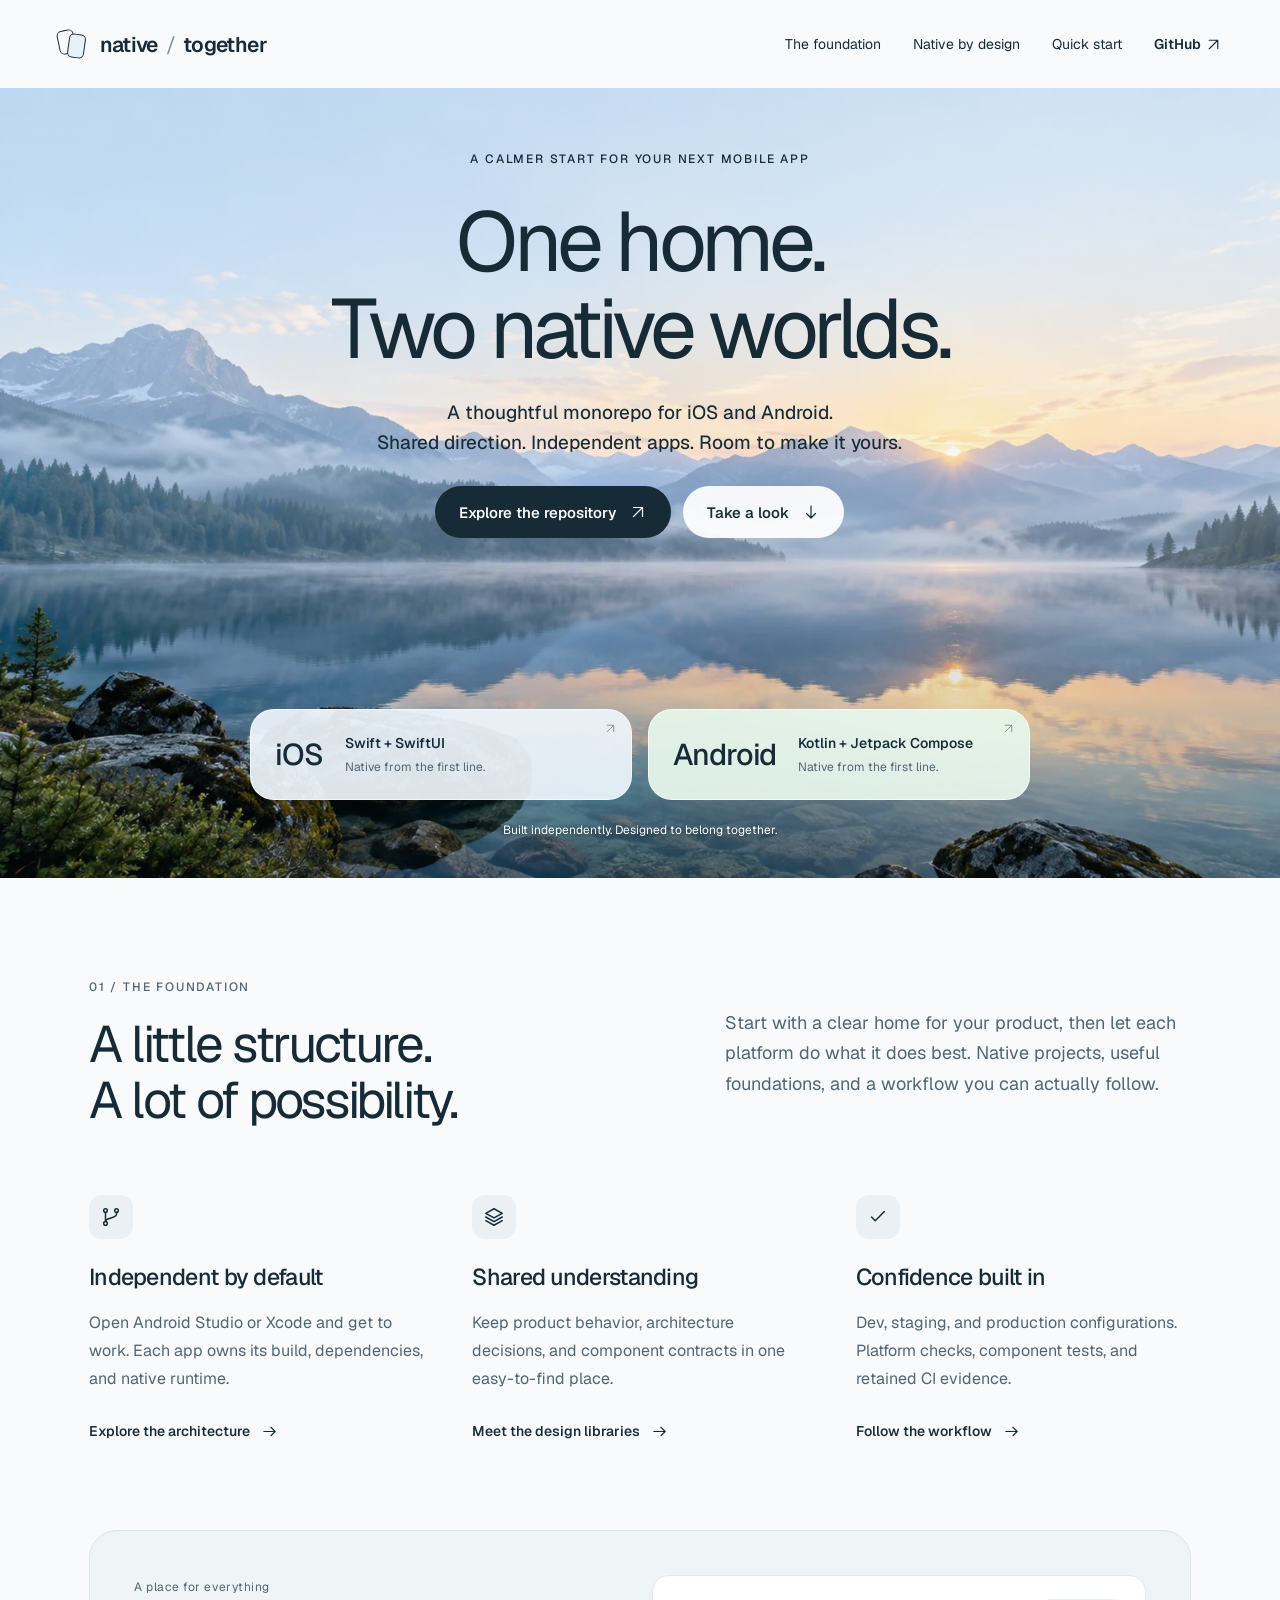
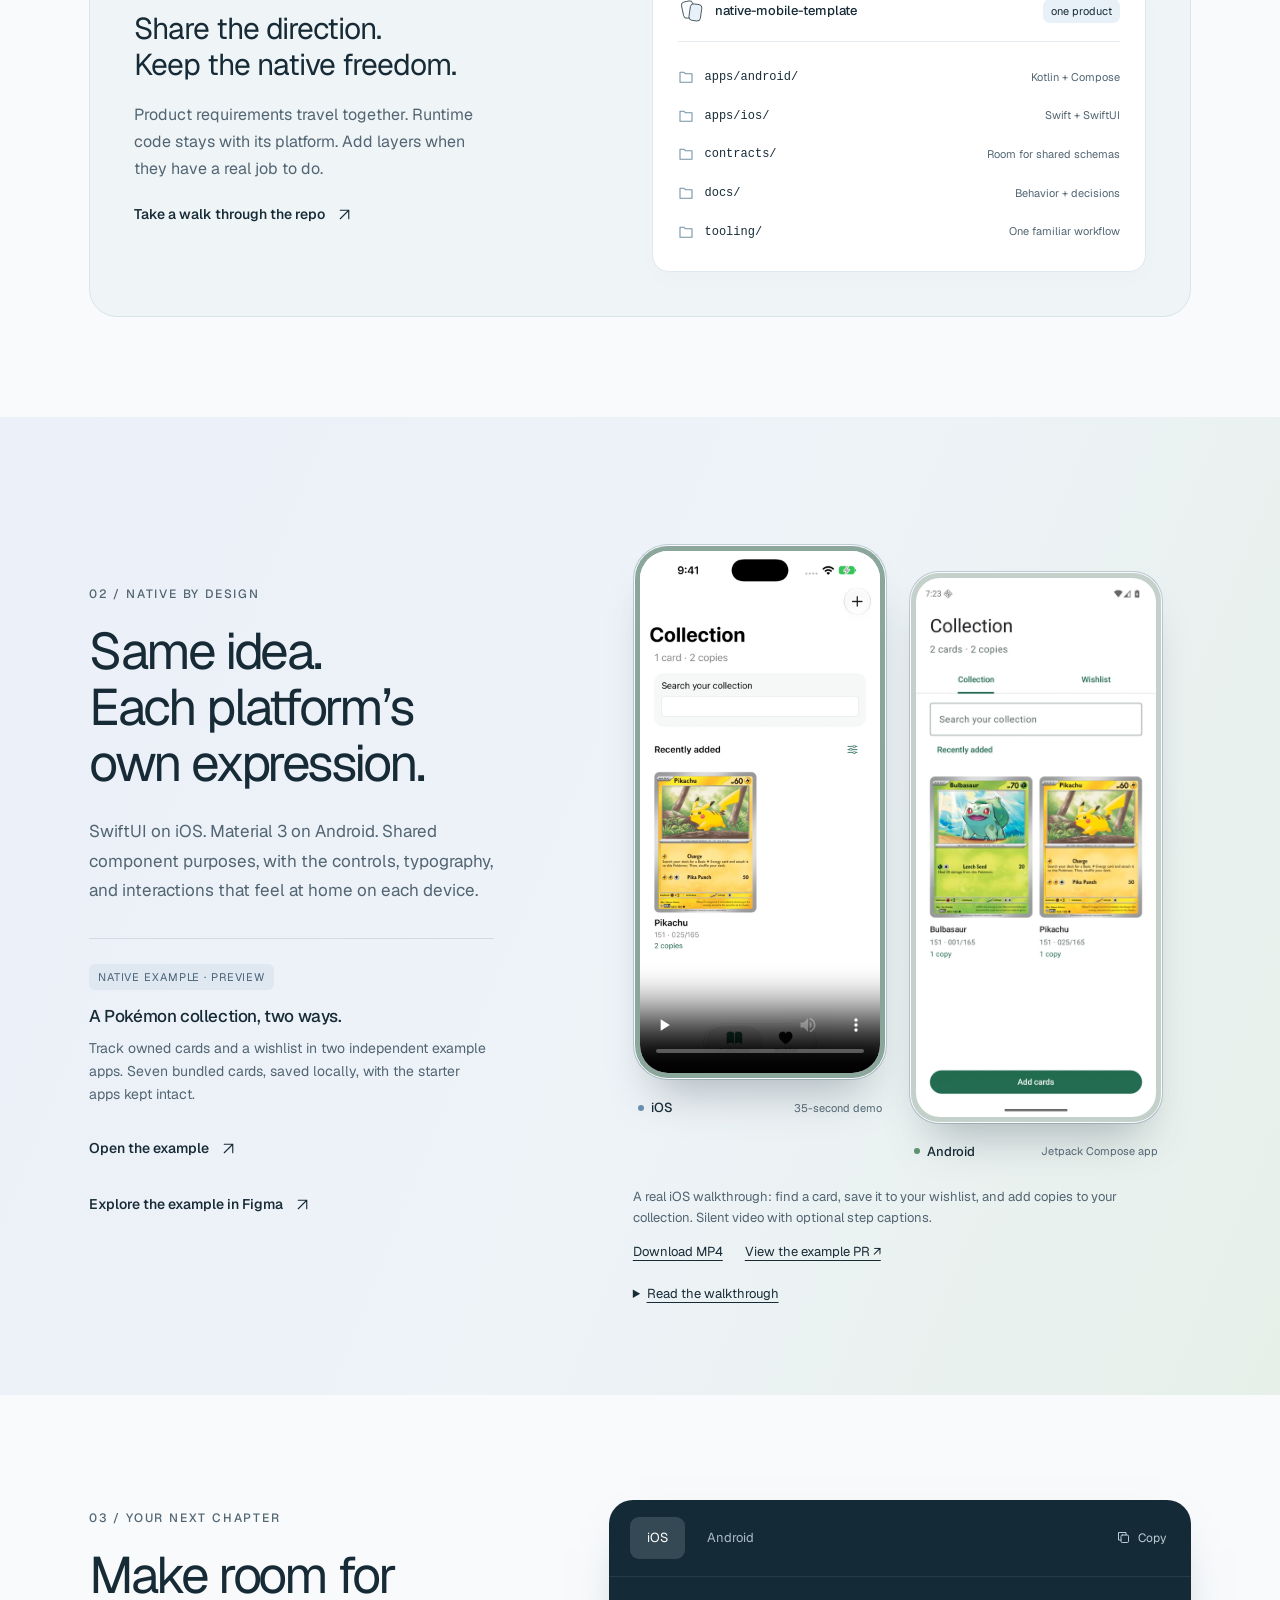
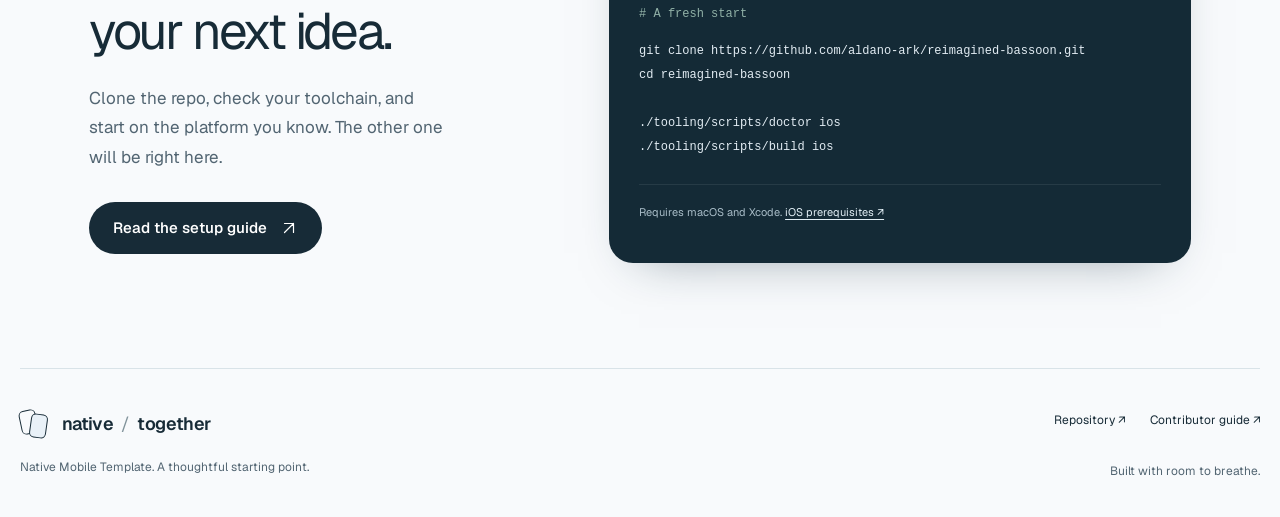
<file: index.html>
<!doctype html>
<html lang="en">
  <head>
    <meta charset="utf-8">
    <meta name="viewport" content="width=device-width, initial-scale=1">
    <meta name="theme-color" content="#172b37">
    <meta name="description" content="A thoughtful monorepo for independent native iOS and Android apps. SwiftUI, Jetpack Compose, shared product direction, and a clear development workflow.">
    <title>Native Mobile Template — One home. Two native worlds.</title>
    <link rel="icon" href="./assets/favicon.svg" type="image/svg+xml">
    <link rel="preload" href="./assets/lakeside-dawn.webp" as="image" fetchpriority="high">
    <link rel="stylesheet" href="./assets/site.css">
    <script src="./assets/site.js" defer></script>
  </head>
  <body>
    <svg class="icon-library" xmlns="http://www.w3.org/2000/svg" aria-hidden="true">
      <symbol id="arrow-up-right" viewBox="0 0 24 24"><path d="M6 18 18 6M6 6h12v12"/></symbol>
      <symbol id="arrow-right" viewBox="0 0 24 24"><path d="M4 12h16m-6-6 6 6-6 6"/></symbol>
      <symbol id="arrow-down" viewBox="0 0 24 24"><path d="M12 4v16m-6-6 6 6 6-6"/></symbol>
      <symbol id="copy" viewBox="0 0 24 24"><rect x="8" y="8" width="12" height="12" rx="2"/><path d="M16 8V4H4v12h4"/></symbol>
      <symbol id="terminal" viewBox="0 0 24 24"><path d="m5 6 6 6-6 6m9 0h6"/></symbol>
      <symbol id="layers" viewBox="0 0 24 24"><path d="m12 3 9 5-9 5-9-5 9-5Zm-9 9 9 5 9-5M3 16l9 5 9-5"/></symbol>
      <symbol id="branch" viewBox="0 0 24 24"><circle cx="6" cy="5" r="2"/><circle cx="6" cy="19" r="2"/><circle cx="18" cy="5" r="2"/><path d="M6 7v10m12-10v2c0 5-12 3-12 8"/></symbol>
      <symbol id="check" viewBox="0 0 24 24"><path d="m5 12 4 4L19 6"/></symbol>
      <symbol id="folder" viewBox="0 0 24 24"><path d="M3 7V5h6l2 2h10v13H3V7Z"/></symbol>
    </svg>
    <a class="skip-link" href="#main">Skip to content</a>
    <header class="site-header">
      <a class="wordmark" href="#" aria-label="Native Mobile Template home"><span class="brand-mark" aria-hidden="true"><i></i><i></i></span>native <span class="wordmark-slash">/</span> together</a>
      <nav aria-label="Main navigation">
        <a class="desktop-link" href="#foundation">The foundation</a>
        <a class="desktop-link" href="#native">Native by design</a>
        <a href="#quick-start">Quick start</a>
        <a class="github-link" href="https://github.com/aldano-ark/reimagined-bassoon">GitHub <svg class="icon"><use href="#arrow-up-right"/></svg></a>
      </nav>
    </header>

    <main id="main">
      <section class="hero" aria-labelledby="hero-title">
        <img class="hero-image" src="./assets/lakeside-dawn.webp" alt="" width="1672" height="941" fetchpriority="high">
        <div class="hero-shade"></div>
        <div class="hero-copy">
          <p class="eyebrow">A calmer start for your next mobile app</p>
          <h1 id="hero-title">One home.<br>Two native worlds.</h1>
          <p class="hero-description">A thoughtful monorepo for iOS and Android.<br class="desktop-break"> Shared direction. Independent apps. Room to make it yours.</p>
          <div class="hero-actions">
            <a class="button button-dark" href="https://github.com/aldano-ark/reimagined-bassoon">Explore the repository <svg class="icon"><use href="#arrow-up-right"/></svg></a>
            <a class="button button-light" href="#foundation">Take a look <svg class="icon"><use href="#arrow-down"/></svg></a>
          </div>
        </div>
        <div class="platforms-wrap">
          <div class="platform-pair" aria-label="Two independently built native applications">
            <a class="platform platform-ios" href="https://github.com/aldano-ark/reimagined-bassoon/tree/main/apps/ios">
              <span class="platform-name">iOS</span><span><strong>Swift + SwiftUI</strong><small>Native from the first line.</small></span>
              <svg class="icon platform-arrow"><use href="#arrow-up-right"/></svg>
            </a>
            <a class="platform platform-android" href="https://github.com/aldano-ark/reimagined-bassoon/tree/main/apps/android">
              <span class="platform-name">Android</span><span><strong>Kotlin + Jetpack Compose</strong><small>Native from the first line.</small></span>
              <svg class="icon platform-arrow"><use href="#arrow-up-right"/></svg>
            </a>
          </div>
          <p class="hero-caption">Built independently. Designed to belong together.</p>
        </div>
      </section>

      <section class="section foundation" id="foundation" aria-labelledby="foundation-title">
        <div class="section-intro">
          <div><p class="eyebrow">01 / The foundation</p><h2 id="foundation-title">A little structure.<br>A lot of possibility.</h2></div>
          <p class="section-description">Start with a clear home for your product, then let each platform do what it does best. Native projects, useful foundations, and a workflow you can actually follow.</p>
        </div>
        <div class="features">
          <article><span class="feature-icon"><svg class="icon"><use href="#branch"/></svg></span><h3>Independent by default</h3><p>Open Android Studio or Xcode and get to work. Each app owns its build, dependencies, and native runtime.</p><a class="text-link" href="https://github.com/aldano-ark/reimagined-bassoon/blob/main/docs/architecture/overview.md">Explore the architecture <svg class="icon"><use href="#arrow-right"/></svg></a></article>
          <article><span class="feature-icon"><svg class="icon"><use href="#layers"/></svg></span><h3>Shared understanding</h3><p>Keep product behavior, architecture decisions, and component contracts in one easy-to-find place.</p><a class="text-link" href="https://github.com/aldano-ark/reimagined-bassoon/blob/main/docs/design-system/README.md">Meet the design libraries <svg class="icon"><use href="#arrow-right"/></svg></a></article>
          <article><span class="feature-icon"><svg class="icon"><use href="#check"/></svg></span><h3>Confidence built in</h3><p>Dev, staging, and production configurations. Platform checks, component tests, and retained CI evidence.</p><a class="text-link" href="https://github.com/aldano-ark/reimagined-bassoon/blob/main/docs/workflows/verification.md">Follow the workflow <svg class="icon"><use href="#arrow-right"/></svg></a></article>
        </div>
        <div class="repo-panel">
          <div class="repo-copy"><span class="tiny-label">A place for everything</span><h3>Share the direction.<br>Keep the native freedom.</h3><p>Product requirements travel together. Runtime code stays with its platform. Add layers when they have a real job to do.</p><a class="text-link" href="https://github.com/aldano-ark/reimagined-bassoon">Take a walk through the repo <svg class="icon"><use href="#arrow-up-right"/></svg></a></div>
          <div class="repo-tree" aria-label="Repository structure">
            <div class="tree-title"><span class="brand-mark small" aria-hidden="true"><i></i><i></i></span><span>native-mobile-template</span><span class="tree-badge">one product</span></div>
            <ul>
              <li><span><svg class="icon"><use href="#folder"/></svg>apps/android/</span><small>Kotlin + Compose</small></li>
              <li><span><svg class="icon"><use href="#folder"/></svg>apps/ios/</span><small>Swift + SwiftUI</small></li>
              <li><span><svg class="icon"><use href="#folder"/></svg>contracts/</span><small>Room for shared schemas</small></li>
              <li><span><svg class="icon"><use href="#folder"/></svg>docs/</span><small>Behavior + decisions</small></li>
              <li><span><svg class="icon"><use href="#folder"/></svg>tooling/</span><small>One familiar workflow</small></li>
            </ul>
          </div>
        </div>
      </section>

      <section class="native-section" id="native" aria-labelledby="native-title">
        <div class="native-inner">
          <div class="native-copy">
            <p class="eyebrow">02 / Native by design</p>
            <h2 id="native-title">Same idea.<br>Each platform’s<br>own expression.</h2>
            <p>SwiftUI on iOS. Material 3 on Android. Shared component purposes, with the controls, typography, and interactions that feel at home on each device.</p>
            <div class="example-note"><span class="example-tag">Native example · preview</span><h3>A Pokémon collection, two ways.</h3><p>Track owned cards and a wishlist in two independent example apps. Seven bundled cards, saved locally, with the starter apps kept intact.</p></div>
            <div class="example-links">
              <a class="text-link" href="https://github.com/aldano-ark/reimagined-bassoon/tree/codex/pokemon-collection-example/examples/pokemon-collection">Open the example <svg class="icon"><use href="#arrow-up-right"/></svg></a>
              <a class="text-link" href="https://www.figma.com/design/cCvOm5AHDpUjPgUlYnzuoO/Native-Android-and-iOS---Pokemon-Card-Collection?node-id=0-1">Explore the example in Figma <svg class="icon"><use href="#arrow-up-right"/></svg></a>
            </div>
          </div>
          <div class="native-preview">
            <div class="phone-gallery">
              <figure class="phone-figure ios-figure" id="example-demo">
                <div class="phone-frame video-frame">
                  <video controls playsinline preload="none" poster="./assets/pokemon-demo-poster.webp" width="720" height="1566" aria-label="iOS Pokémon Collection app walkthrough" aria-describedby="demo-description">
                    <source src="./assets/pokemon-collection-demo.mp4" type="video/mp4">
                    <track kind="captions" src="./assets/pokemon-demo-captions.vtt" srclang="en" label="English steps">
                    Your browser does not support video playback. <a href="./assets/pokemon-collection-demo.mp4">Download the demo.</a>
                  </video>
                </div>
                <figcaption><span class="platform-dot ios-dot"></span>iOS <span>35-second demo</span></figcaption>
              </figure>
              <figure class="phone-figure android-figure"><div class="phone-frame android-frame"><img src="./assets/android-collection.webp" width="1080" height="2424" loading="lazy" alt="Running Android Pokémon Collection app with saved Bulbasaur and Pikachu cards, native tabs, and an Add cards action."></div><figcaption><span class="platform-dot android-dot"></span>Android <span>Jetpack Compose app</span></figcaption></figure>
            </div>
            <div class="demo-notes">
              <p id="demo-description">A real iOS walkthrough: find a card, save it to your wishlist, and add copies to your collection. Silent video with optional step captions.</p>
              <div class="demo-links"><a href="./assets/pokemon-collection-demo.mp4" download>Download MP4</a><a href="https://github.com/aldano-ark/reimagined-bassoon/pull/3">View the example PR ↗</a></div>
              <details class="demo-transcript"><summary>Read the walkthrough</summary><ol><li>Open the card catalog from the empty collection and search for Pikachu by its printed number, 25.</li><li>Open Pikachu’s details and save the card to the wishlist.</li><li>Add two copies, choose Reverse holo and Lightly played, and enter a note.</li><li>Save the entry. The collection shows one card and two copies, retained after reopening the app.</li></ol></details>
            </div>
          </div>
        </div>
      </section>

      <section class="section start-section" id="quick-start" aria-labelledby="start-title">
        <div class="start-copy"><p class="eyebrow">03 / Your next chapter</p><h2 id="start-title">Make room for<br>your next idea.</h2><p>Clone the repo, check your toolchain, and start on the platform you know. The other one will be right here.</p><a class="button button-dark" href="https://github.com/aldano-ark/reimagined-bassoon#start-here">Read the setup guide <svg class="icon"><use href="#arrow-up-right"/></svg></a></div>
        <div class="terminal-card">
          <div class="terminal-top"><div class="terminal-tabs" role="tablist" aria-label="Setup platform"><button type="button" id="tab-ios" role="tab" aria-selected="true" aria-controls="panel-ios" tabindex="0">iOS</button><button type="button" id="tab-android" role="tab" aria-selected="false" aria-controls="panel-android" tabindex="-1">Android</button></div><button class="copy-button" type="button" aria-label="Copy iOS setup commands"><svg class="icon"><use href="#copy"/></svg><span>Copy</span></button></div>
          <div id="panel-ios" class="terminal-panel" role="tabpanel" aria-labelledby="tab-ios" tabindex="0"><p class="code-comment"># A fresh start</p><pre><code>git clone https://github.com/aldano-ark/reimagined-bassoon.git
cd reimagined-bassoon

./tooling/scripts/doctor ios
./tooling/scripts/build ios</code></pre><p class="terminal-hint">Requires macOS and Xcode. <a href="https://github.com/aldano-ark/reimagined-bassoon/blob/main/apps/ios/README.md">iOS prerequisites ↗</a></p></div>
          <div id="panel-android" class="terminal-panel" role="tabpanel" aria-labelledby="tab-android" tabindex="0" hidden><p class="code-comment"># A fresh start</p><pre><code>git clone https://github.com/aldano-ark/reimagined-bassoon.git
cd reimagined-bassoon

./tooling/scripts/doctor android
./tooling/scripts/build android</code></pre><p class="terminal-hint">Requires a compatible JDK and Android SDK. <a href="https://github.com/aldano-ark/reimagined-bassoon/blob/main/apps/android/README.md">Android prerequisites ↗</a></p></div>
          <p class="copy-status" role="status" aria-live="polite"></p>
        </div>
      </section>
    </main>
    <footer class="site-footer"><div><a class="wordmark" href="#"><span class="brand-mark" aria-hidden="true"><i></i><i></i></span>native <span class="wordmark-slash">/</span> together</a><p>Native Mobile Template. A thoughtful starting point.</p></div><div class="footer-right"><a href="https://github.com/aldano-ark/reimagined-bassoon">Repository ↗</a><a href="https://github.com/aldano-ark/reimagined-bassoon/blob/main/AGENTS.md">Contributor guide ↗</a><span>Built with room to breathe.</span></div></footer>
  </body>
</html>
</file>
<file: assets/site.css>
@font-face {
  font-family:Geist;
  src:url('./geist-variable.ttf') format('truetype');
  font-style:normal;
  font-weight:100 900;
  font-display:swap;
}

:root {
  color-scheme:light;
  --ink:#172b37;
  --muted:#526572;
  --paper:#f8fafc;
  --line:#d9e3e8;
  --blue:#e9f1f8;
  --mint:#e5f2ea;
  --night:#142a36;
  --radius:24px;
  font-family:Geist,-apple-system,BlinkMacSystemFont,'Segoe UI',sans-serif;
  color:var(--ink);
  background:var(--paper);
  font-synthesis:none;
}

* {
  box-sizing:border-box;
}

html {
  scroll-behavior:smooth;
  scroll-padding-top:28px;
}

body {
  margin:0;
}

a {
  color:inherit;
  text-decoration:none;
}

button {
  font:inherit;
}

button,a {
  -webkit-tap-highlight-color:transparent;
}

button {
  cursor:pointer;
}

img {
  display:block;
  max-width:100%;
}

h1,h2,h3,p,figure {
  margin:0;
}

h1,h2,h3 {
  font-weight:500;
}

a:focus-visible,button:focus-visible,[tabindex]:focus-visible {
  outline:3px solid #176899;
  outline-offset:5px;
}

a,button {
  touch-action:manipulation;
}

.icon-library {
  position:absolute;
  width:0;
  height:0;
  overflow:hidden;
}

.icon {
  width:21px;
  height:21px;
  fill:none;
  stroke:currentColor;
  stroke-width:1.6;
  stroke-linecap:round;
  stroke-linejoin:round;
  flex-shrink:0;
}

.skip-link {
  position:fixed;
  top:12px;
  left:12px;
  z-index:50;
  padding:12px 20px;
  background:#fff;
  border-radius:8px;
  transform:translateY(-160%);
}

.skip-link:focus {
  transform:translateY(0);
}

.site-header {
  height:88px;
  max-width:1600px;
  margin:auto;
  display:flex;
  align-items:center;
  justify-content:space-between;
  padding:0 4.5%;
  gap:28px;
}

.wordmark {
  display:inline-flex;
  align-items:center;
  gap:8px;
  white-space:nowrap;
  font-size:21px;
  font-weight:600;
  letter-spacing:-.65px;
}

.wordmark-slash {
  font-weight:400;
  color:#81939b;
}

.brand-mark {
  display:inline-flex;
  width:29px;
  height:30px;
  align-items:center;
  margin-right:5px;
  position:relative;
}

.brand-mark i {
  position:absolute;
  width:17px;
  height:24px;
  border:1.7px solid currentColor;
  border-radius:5px;
  transform:rotate(-12deg);
  left:0;
  top:1px;
  background:var(--paper);
}

.brand-mark i+i {
  left:10px;
  top:5px;
  transform:rotate(8deg);
  background:var(--blue);
}

.brand-mark.small {
  transform:scale(.72);
  margin-right:0;
}

.site-header nav {
  display:flex;
  gap:32px;
  align-items:center;
  font-size:14px;
}

.site-header nav a {
  display:inline-flex;
  align-items:center;
  gap:4px;
  min-height:44px;
}

.site-header nav a:hover {
  color:#267261;
}

.github-link {
  font-weight:600;
}

.github-link .icon {
  width:17px;
  height:17px;
}

.hero {
  isolation:isolate;
  position:relative;
  min-height:790px;
  overflow:hidden;
  display:flex;
  align-items:center;
  flex-direction:column;
  padding:62px 24px 40px;
  background:#caddeb;
}

.hero-image,.hero-shade {
  position:absolute;
  inset:0;
  width:100%;
  height:100%;
  z-index:-2;
  object-fit:cover;
  object-position:center 52%;
}

.hero-shade {
  z-index:-1;
  background:linear-gradient(180deg,rgba(234,243,248,.45),rgba(238,245,251,.24) 43%,rgba(16,34,41,.04) 65%,rgba(10,29,34,.2));
}

.hero-copy {
  text-align:center;
}

.eyebrow {
  text-transform:uppercase;
  font-size:12px;
  letter-spacing:.15em;
  line-height:1.6;
  font-weight:500;
}

.hero .eyebrow {
  margin-bottom:29px;
}

.hero h1 {
  font-weight:400;
  font-size:clamp(64px,6.55vw,98px);
  line-height:1.04;
  letter-spacing:-.057em;
}

.hero-description {
  margin-top:25px;
  font-size:19px;
  line-height:1.6;
  font-weight:450;
}

.hero-actions {
  display:flex;
  align-items:center;
  justify-content:center;
  gap:12px;
  margin-top:28px;
}

.button {
  display:inline-flex;
  align-items:center;
  justify-content:center;
  gap:13px;
  min-height:52px;
  padding:14px 24px;
  font-size:15px;
  font-weight:550;
  border-radius:999px;
  transition:transform .2s,background .2s;
}

.button:hover {
  transform:translateY(-2px);
}

.button-dark {
  color:white;
  background:var(--ink);
}

.button-dark:hover {
  background:#284a59;
}

.button-light {
  background:rgba(255,255,255,.92);
}

.button-light:hover {
  background:white;
}

.button .icon {
  width:18px;
  height:18px;
}

.platforms-wrap {
  margin-top:auto;
  padding-top:104px;
  max-width:100%;
  width:780px;
}

.platform-pair {
  display:grid;
  grid-template-columns:1fr 1fr;
  gap:16px;
}

.platform {
  display:flex;
  align-items:center;
  gap:22px;
  border:1px solid rgba(255,255,255,.65);
  border-radius:24px;
  padding:24px;
  position:relative;
  box-shadow:0 8px 30px #172b3710;
  transition:transform .25s;
}

.platform:hover {
  transform:translateY(-4px);
}

.platform-ios {
  background:rgba(237,245,251,.93);
}

.platform-android {
  background:rgba(230,246,235,.94);
}

.platform-name {
  font-size:30px;
  font-weight:500;
  letter-spacing:-1.1px;
}

.platform strong {
  display:block;
  font-size:14px;
  font-weight:550;
  white-space:nowrap;
}

.platform small {
  display:block;
  font-size:12px;
  color:var(--muted);
  margin-top:7px;
}

.platform-arrow {
  position:absolute;
  right:14px;
  top:12px;
  width:13px;
  height:13px;
  opacity:.5;
}

.hero-caption {
  color:white;
  text-align:center;
  font-size:12px;
  margin-top:22px;
  text-shadow:0 1px 4px #12232ccc;
}

.section {
  max-width:1440px;
  margin:0 auto;
  padding:100px max(6.95%,24px);
}

.section-intro {
  display:grid;
  grid-template-columns:1.15fr 1fr;
  gap:100px;
  align-items:center;
}

.section .eyebrow,.native-section .eyebrow {
  color:var(--muted);
  margin-bottom:20px;
}

h2 {
  font-size:clamp(40px,4vw,57px);
  line-height:1.09;
  letter-spacing:-.047em;
  font-weight:400;
}

.section-description {
  font-size:18px;
  line-height:1.7;
  color:var(--muted);
  max-width:480px;
}

.features {
  display:grid;
  grid-template-columns:repeat(3,1fr);
  gap:48px;
  margin:66px 0 76px;
}

.feature-icon {
  display:inline-flex;
  align-items:center;
  justify-content:center;
  width:44px;
  height:44px;
  border-radius:13px;
  background:#eaf0f3;
  margin-bottom:24px;
}

.feature-icon .icon {
  width:22px;
  height:22px;
}

.features h3 {
  font-size:23px;
  letter-spacing:-.7px;
  line-height:1.3;
}

.features p {
  font-size:16px;
  line-height:1.75;
  color:var(--muted);
  margin-top:16px;
  max-width:360px;
}

.text-link {
  display:inline-flex;
  align-items:center;
  gap:11px;
  font-size:14px;
  font-weight:550;
  line-height:1.6;
  min-height:44px;
}

.text-link:hover {
  text-decoration:underline;
  text-underline-offset:5px;
}

.text-link .icon {
  width:17px;
  height:17px;
  transition:transform .2s;
}

.text-link:hover .icon {
  transform:translateX(3px);
}

.features .text-link {
  margin-top:17px;
}

.repo-panel {
  display:grid;
  grid-template-columns:1fr 1.1fr;
  gap:68px;
  padding:44px;
  border:1px solid var(--line);
  border-radius:28px;
  background:#eff4f7;
}

.tiny-label {
  font-size:12px;
  color:var(--muted);
  letter-spacing:.045em;
}

.repo-copy h3 {
  font-weight:400;
  font-size:30px;
  line-height:1.2;
  letter-spacing:-1px;
  margin-top:15px;
}

.repo-copy p {
  font-size:16px;
  line-height:1.7;
  color:var(--muted);
  margin:18px 0 10px;
  max-width:355px;
}

.repo-tree {
  background:#fff;
  border:1px solid #e1e8ed;
  border-radius:17px;
  padding:20px 25px;
  box-shadow:0 8px 24px #18313f04;
  font-size:13px;
  align-self:center;
}

.tree-title {
  display:flex;
  align-items:center;
  gap:8px;
  padding-bottom:15px;
  border-bottom:1px solid #e5ebef;
  font-weight:500;
}

.tree-badge {
  margin-left:auto;
  background:var(--blue);
  padding:5px 8px;
  border-radius:7px;
  font-size:11px;
  font-weight:400;
  white-space:nowrap;
}

.repo-tree ul {
  margin:16px 0 0;
  padding:0;
  list-style:none;
}

.repo-tree li {
  display:flex;
  gap:12px;
  justify-content:space-between;
  padding:10px 0;
}

.repo-tree li>span {
  display:flex;
  align-items:center;
  gap:11px;
  font-family:ui-monospace,SFMono-Regular,Consolas,monospace;
  font-size:12px;
}

.repo-tree li .icon {
  width:16px;
  height:16px;
  color:#7392a5;
}

.repo-tree small {
  color:var(--muted);
  font-size:11px;
  text-align:right;
  line-height:1.7;
}

.native-section {
  background:linear-gradient(112deg,#ebf0f9 3%,#eef3f8 50%,#e6f0e9);
  overflow:hidden;
}

.native-inner {
  max-width:1440px;
  margin:auto;
  padding:85px max(6.95%,24px);
  display:grid;
  grid-template-columns:.87fr 1.13fr;
  align-items:center;
  gap:64px;
}

.native-copy>p:not(.eyebrow) {
  font-size:17px;
  line-height:1.75;
  color:var(--muted);
  margin-top:25px;
  max-width:415px;
}

.example-note {
  border-top:1px solid #d0dce3;
  margin:32px 0 12px;
  padding-top:25px;
  max-width:405px;
}

.example-tag {
  font-size:11px;
  text-transform:uppercase;
  letter-spacing:.08em;
  color:#486279;
  background:#dfe8f1;
  padding:6px 9px;
  border-radius:6px;
  display:inline-block;
}

.example-note h3 {
  font-size:17px;
  margin:15px 0 10px;
  letter-spacing:-.4px;
}

.example-note p {
  font-size:14px;
  line-height:1.65;
  color:var(--muted);
}

.example-links {
  display:flex;
  flex-direction:column;
  align-items:flex-start;
  gap:12px;
  padding-top:8px;
}

.phone-gallery {
  display:flex;
  gap:24px;
  align-items:center;
  justify-content:center;
  padding:0 4px;
}

.native-preview {
  min-width:0;
}

.phone-figure {
  flex:1;
  min-width:0;
  max-width:252px;
}

.android-figure {
  margin-top:70px;
}

.phone-frame {
  padding:5px;
  border-radius:34px;
  background:#c9d2d7;
  border:1px solid #f9fbfd;
  box-shadow:0 30px 45px -20px #3447535c,0 0 0 1px #bdcad3;
}

.phone-frame img,.phone-frame video {
  width:100%;
  height:auto;
  display:block;
  border-radius:28px;
  background:white;
}

.phone-frame video {
  aspect-ratio:720/1566;
  object-fit:contain;
}

.video-frame {
  background:#8ba69b;
}

#example-demo {
  scroll-margin-top:30px;
}

.demo-notes {
  max-width:530px;
  margin:26px auto 0;
  color:var(--muted);
  font-size:13px;
  line-height:1.65;
}

.demo-notes p {
  margin:0 0 12px;
}

.demo-links {
  display:flex;
  flex-wrap:wrap;
  gap:10px 22px;
}

.demo-links a,.demo-transcript summary {
  color:var(--ink);
  text-decoration:underline;
  text-underline-offset:4px;
}

.demo-transcript {
  margin-top:16px;
}

.demo-transcript summary {
  cursor:pointer;
  width:fit-content;
  padding:5px 0;
}

.demo-transcript ol {
  margin:12px 0 0;
  padding-left:20px;
}

.demo-transcript li+li {
  margin-top:8px;
}

.android-frame {
  background:#c4d1ca;
  border-radius:29px;
}

.android-frame img {
  border-radius:24px;
}

.phone-figure figcaption {
  display:flex;
  align-items:center;
  gap:7px;
  margin:20px 4px 0;
  font-size:13px;
  font-weight:500;
}

.phone-figure figcaption>span:last-child {
  margin-left:auto;
  font-size:11px;
  color:var(--muted);
  font-weight:400;
}

.platform-dot {
  width:6px;
  height:6px;
  display:inline-block;
  border-radius:50%;
}

.ios-dot {
  background:#678fae;
}

.android-dot {
  background:#5b9270;
}

.start-section {
  display:grid;
  grid-template-columns:.85fr 1.15fr;
  gap:90px;
  align-items:center;
  padding-top:105px;
  padding-bottom:105px;
}

.start-copy>p:not(.eyebrow) {
  font-size:17px;
  line-height:1.75;
  color:var(--muted);
  margin:24px 0 29px;
  max-width:360px;
}

.terminal-card {
  background:var(--night);
  color:#eff5fa;
  border-radius:24px;
  overflow:hidden;
  box-shadow:0 20px 50px -30px #162f4180;
}

.terminal-top {
  display:flex;
  justify-content:space-between;
  align-items:center;
  padding:16px 21px;
  border-bottom:1px solid #ffffff14;
  gap:10px;
}

.terminal-tabs {
  display:flex;
  gap:5px;
  align-items:center;
}

.terminal-tabs button {
  border:0;
  border-radius:9px;
  background:none;
  color:#a9bdc8;
  padding:10px 17px;
  min-height:42px;
  font-size:13px;
}

.terminal-tabs button[aria-selected=true] {
  background:#344953;
  color:#fff;
}

.terminal-tabs button:hover {
  color:#fff;
}

.copy-button {
  border:0;
  background:none;
  color:#bbccd5;
  display:flex;
  gap:7px;
  align-items:center;
  padding:10px 4px;
  min-height:44px;
  font-size:12px;
}

.copy-button .icon {
  width:15px;
  height:15px;
}

.terminal-panel {
  padding:28px 30px 22px;
}

.code-comment {
  color:#90b0a6;
  font:12px/1.5 ui-monospace,SFMono-Regular,Consolas,monospace;
}

.terminal-panel pre {
  white-space:pre-wrap;
  overflow-wrap:anywhere;
  margin:16px 0 25px;
  font:12px/2 ui-monospace,SFMono-Regular,Consolas,monospace;
  color:#e2ecf3;
}

.terminal-hint {
  color:#a9bdc8;
  font-size:11px;
  line-height:1.7;
  border-top:1px solid #ffffff14;
  padding-top:18px;
}

.terminal-hint a {
  color:#e1eef5;
  text-decoration:underline;
  text-underline-offset:3px;
  display:inline-block;
}

.copy-status {
  min-height:20px;
  font-size:12px;
  color:#b6dcca;
  padding:0 30px 12px;
}

.terminal-card :focus-visible {
  outline-color:#acd4f4;
}

.site-footer {
  max-width:1240px;
  border-top:1px solid var(--line);
  margin:0 auto;
  padding:35px 0 38px;
  display:flex;
  justify-content:space-between;
  align-items:center;
  gap:24px;
}

.site-footer .wordmark {
  font-size:18px;
}

.site-footer p {
  font-size:12px;
  color:var(--muted);
  margin-top:15px;
}

.footer-right {
  display:flex;
  gap:25px;
  flex-wrap:wrap;
  justify-content:flex-end;
  font-size:12px;
}

.footer-right a {
  padding:8px 0;
}

.footer-right a:hover {
  text-decoration:underline;
  text-underline-offset:4px;
}

.footer-right span {
  width:100%;
  text-align:right;
  color:var(--muted);
  margin-top:2px;
}

@media(min-width:1600px) {
  .hero {
    min-height:840px;
  }
  .hero-image {
    object-position:center 56%;
  }
  .hero-copy {
    padding-top:20px;
  }
}

@media(max-width:1150px) {
  .site-header nav {
    gap:22px;
  }
  .section-intro {
    gap:50px;
  }
  .section {
    padding-left:5%;
    padding-right:5%;
  }
  .features {
    gap:30px;
  }
  .features h3 {
    font-size:21px;
  }
  .repo-panel {
    gap:32px;
    padding:32px;
  }
  .native-inner {
    padding-left:5%;
    padding-right:5%;
    gap:35px;
  }
  .phone-gallery {
    gap:18px;
  }
  .phone-figure figcaption>span:last-child {
    font-size:10px;
  }
  .start-section {
    gap:45px;
  }
  .site-footer {
    margin:0 5%;
  }
}

@media(max-width:850px) {
  .site-header {
    height:76px;
  }
  .site-header .desktop-link {
    display:none;
  }
  .hero {
    min-height:755px;
    padding-top:60px;
  }
  .hero h1 {
    font-size:70px;
  }
  .hero-description {
    font-size:17px;
  }
  .platforms-wrap {
    width:720px;
    padding-top:110px;
  }
  .platform {
    padding:22px 20px;
    gap:18px;
  }
  .platform-name {
    font-size:26px;
  }
  .platform strong {
    font-size:12px;
  }
  .platform small {
    font-size:11px;
  }
  .section {
    padding-top:75px;
    padding-bottom:75px;
  }
  .section-intro {
    grid-template-columns:1fr;
    gap:25px;
  }
  .section-description {
    max-width:610px;
  }
  .features {
    margin-top:42px;
    gap:25px;
  }
  .features h3 {
    font-size:20px;
  }
  .features p {
    font-size:14px;
  }
  .features .text-link {
    font-size:12px;
  }
  .repo-panel {
    grid-template-columns:1fr 1.15fr;
    gap:24px;
    padding:28px;
  }
  .repo-copy h3 {
    font-size:26px;
  }
  .repo-copy p {
    font-size:14px;
  }
  .repo-tree {
    padding:16px;
  }
  .tree-badge {
    display:none;
  }
  .repo-tree li {
    flex-direction:column;
    gap:3px;
  }
  .repo-tree li small {
    text-align:left;
    padding-left:27px;
  }
  .native-inner {
    grid-template-columns:1fr;
    gap:45px;
    padding-top:65px;
    padding-bottom:65px;
  }
  .native-copy {
    display:grid;
    grid-template-columns:1fr 1fr;
    column-gap:48px;
  }
  .native-copy>.eyebrow {
    grid-column:1/-1;
  }
  .native-copy h2 {
    grid-row:2/5;
  }
  .native-copy>p:not(.eyebrow) {
    margin-top:0;
    font-size:16px;
  }
  .example-note {
    margin-top:23px;
  }
  .phone-gallery {
    max-width:580px;
    margin:0 auto;
    gap:32px;
  }
  .phone-figure {
    max-width:250px;
  }
  .phone-figure figcaption>span:last-child {
    font-size:11px;
  }
  .start-section {
    grid-template-columns:1fr;
    gap:35px;
  }
  .start-copy>p:not(.eyebrow) {
    max-width:520px;
  }
  .terminal-card {
    max-width:650px;
    width:100%;
  }
  .terminal-panel pre {
    font-size:13px;
  }
  .site-footer {
    align-items:flex-start;
  }
  .footer-right {
    gap:8px 20px;
    max-width:290px;
  }
}

@media(max-width:540px) {
  .site-header {
    padding:0 20px;
    gap:10px;
    height:74px;
  }
  .wordmark {
    font-size:17px;
    gap:5px;
    letter-spacing:-.6px;
  }
  .brand-mark {
    transform:scale(.85);
    margin-right:1px;
    width:24px;
  }
  .site-header nav {
    gap:14px;
    font-size:12px;
  }
  .site-header nav>a:first-of-type:not(.desktop-link) {
    display:none;
  }
  .site-header nav a[href='#quick-start'] {
    display:none;
  }
  .hero {
    min-height:790px;
    padding:52px 20px 26px;
  }
  .hero-image {
    object-position:43% center;
  }
  .hero-shade {
    background:linear-gradient(180deg,rgba(232,242,249,.66),rgba(237,246,251,.45) 44%,rgba(17,39,50,.02) 60%,rgba(16,38,44,.25));
  }
  .hero .eyebrow {
    font-size:10px;
    letter-spacing:.12em;
    max-width:240px;
    margin:0 auto 27px;
    line-height:1.8;
  }
  .hero h1 {
    font-size:clamp(45px,12vw,63px);
    line-height:1.05;
    letter-spacing:-.055em;
  }
  .hero-description {
    font-size:15px;
    line-height:1.65;
    max-width:330px;
    margin:22px auto 0;
  }
  .desktop-break {
    display:none;
  }
  .hero-actions {
    gap:10px;
    margin-top:24px;
    flex-wrap:wrap;
  }
  .button {
    min-height:48px;
    padding:13px 19px;
    font-size:13px;
    gap:8px;
  }
  .hero-actions .button-dark {
    padding-left:20px;
    padding-right:20px;
  }
  .hero-actions .button-light {
    padding-left:17px;
    padding-right:17px;
  }
  .platforms-wrap {
    padding-top:70px;
    width:100%;
    max-width:360px;
  }
  .platform-pair {
    grid-template-columns:1fr;
    gap:10px;
  }
  .platform {
    padding:18px 23px;
    border-radius:19px;
    gap:20px;
  }
  .platform-name {
    font-size:26px;
    min-width:91px;
  }
  .platform strong {
    font-size:12px;
  }
  .platform small {
    font-size:11px;
    margin-top:5px;
  }
  .hero-caption {
    font-size:10px;
    margin-top:19px;
  }
  .section {
    padding:62px 24px;
  }
  .section .eyebrow,.native-section .eyebrow {
    font-size:10px;
    letter-spacing:.1em;
    margin-bottom:17px;
  }
  h2 {
    font-size:39px;
    line-height:1.1;
  }
  .section-intro {
    gap:22px;
  }
  .section-description {
    font-size:16px;
    line-height:1.75;
  }
  .features {
    grid-template-columns:1fr;
    gap:29px;
    margin:40px 0;
  }
  .features article {
    display:grid;
    grid-template-columns:42px 1fr;
    column-gap:17px;
  }
  .feature-icon {
    width:40px;
    height:40px;
    margin:0;
    grid-row:1/4;
  }
  .features h3 {
    font-size:20px;
    padding-top:5px;
  }
  .features p {
    font-size:15px;
    margin-top:12px;
    max-width:none;
  }
  .features .text-link {
    font-size:13px;
    margin-top:6px;
  }
  .repo-panel {
    grid-template-columns:1fr;
    padding:25px 21px;
    gap:24px;
    border-radius:22px;
  }
  .repo-copy h3 {
    font-size:28px;
  }
  .repo-copy p {
    font-size:15px;
  }
  .repo-tree {
    padding:15px;
  }
  .tree-title {
    font-size:12px;
  }
  .repo-tree li {
    flex-direction:row;
    align-items:center;
  }
  .repo-tree li>span {
    font-size:10px;
    gap:7px;
  }
  .repo-tree li small {
    font-size:9px;
    padding-left:0;
    text-align:right;
    max-width:109px;
  }
  .repo-tree li .icon {
    width:14px;
    height:14px;
  }
  .native-inner {
    padding:62px 24px;
    gap:35px;
  }
  .native-copy {
    display:block;
  }
  .native-copy>p:not(.eyebrow) {
    margin-top:23px;
    font-size:16px;
  }
  .native-copy h2 {
    font-size:40px;
  }
  .example-note {
    max-width:none;
    margin-top:26px;
    padding-top:22px;
  }
  .example-note p {
    font-size:13px;
  }
  .example-links .text-link {
    font-size:13px;
  }
  .phone-gallery {
    flex-direction:column;
    gap:28px;
    padding:0;
    width:100%;
  }
  .phone-figure {
    width:100%;
    max-width:280px;
    flex:none;
  }
  .android-figure {
    max-width:220px;
    margin-top:0;
  }
  .phone-frame {
    border-radius:24px;
    padding:3px;
  }
  .phone-frame img,.phone-frame video {
    border-radius:20px;
  }
  .android-frame {
    border-radius:22px;
  }
  .android-frame img {
    border-radius:19px;
  }
  .phone-figure figcaption {
    flex-wrap:wrap;
    gap:5px;
    font-size:11px;
    margin:15px 2px 0;
  }
  .phone-figure figcaption>span:last-child {
    margin-left:auto;
    font-size:10px;
  }
  .demo-notes {
    margin-top:24px;
  }
  .start-section {
    gap:32px;
  }
  .start-copy>p:not(.eyebrow) {
    font-size:16px;
    margin:22px 0 25px;
  }
  .terminal-top {
    padding:12px 14px;
  }
  .terminal-tabs button {
    padding:10px 14px;
  }
  .terminal-panel {
    padding:24px 20px 20px;
  }
  .terminal-panel pre {
    font-size:11px;
    line-height:2.1;
  }
  .terminal-hint {
    font-size:10px;
  }
  .copy-status {
    padding-left:20px;
  }
  .site-footer {
    margin:0 24px;
    padding:30px 0;
    display:block;
  }
  .site-footer p {
    font-size:11px;
    line-height:1.7;
  }
  .footer-right {
    justify-content:flex-start;
    margin-top:20px;
    font-size:11px;
  }
  .footer-right span {
    text-align:left;
    font-size:10px;
    margin-top:6px;
  }
}

.platform>span:nth-child(2) {
  min-width:0;
}

.platform strong {
  white-space:normal;
}

@media(prefers-reduced-motion:reduce) {
  html {
    scroll-behavior:auto;
  }
  *,*::before,*::after {
    transition:none!important;
    animation:none!important;
  }
}
</file>
